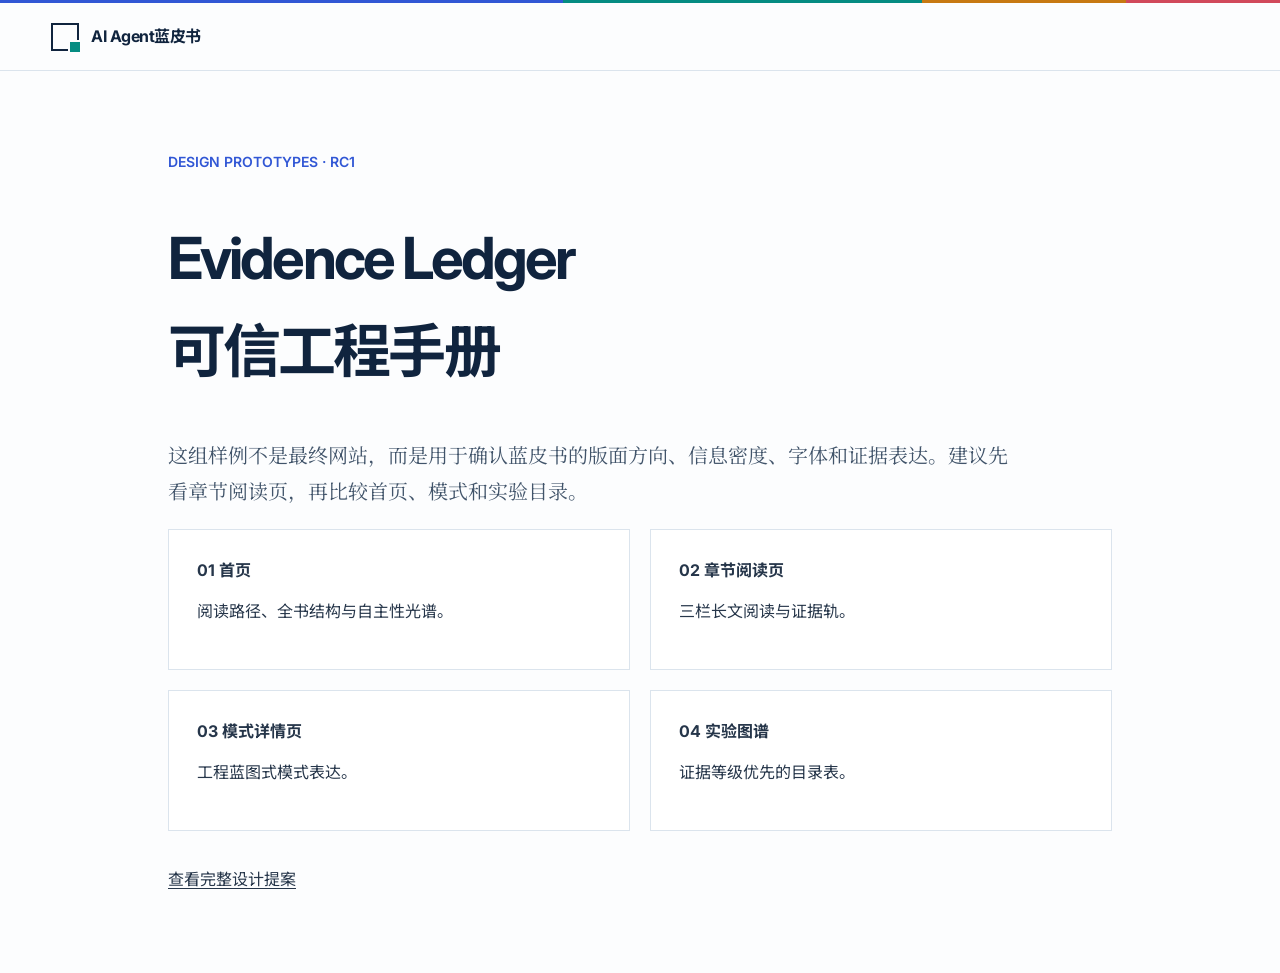
<file: bluebook/design-prototypes/index.html>
<!doctype html><html lang="zh-CN"><head><meta charset="utf-8"><meta name="viewport" content="width=device-width,initial-scale=1"><title>蓝皮书设计样例</title><link rel="stylesheet" href="styles.css"></head><body><div class="topline"></div><nav class="nav"><div class="brand"><span class="mark"></span>AI Agent蓝皮书</div></nav><main class="prototype-nav"><div class="kicker">DESIGN PROTOTYPES · RC1</div><h1>Evidence Ledger<br>可信工程手册</h1><p class="lede">这组样例不是最终网站，而是用于确认蓝皮书的版面方向、信息密度、字体和证据表达。建议先看章节阅读页，再比较首页、模式和实验目录。</p><div class="prototype-list"><a href="home.html"><b>01 首页</b><p>阅读路径、全书结构与自主性光谱。</p></a><a href="chapter.html"><b>02 章节阅读页</b><p>三栏长文阅读与证据轨。</p></a><a href="pattern.html"><b>03 模式详情页</b><p>工程蓝图式模式表达。</p></a><a href="experiments.html"><b>04 实验图谱</b><p>证据等级优先的目录表。</p></a></div><p style="margin-top:36px"><a href="DESIGN_PLAN.md">查看完整设计提案</a></p></main></body></html>
</file>
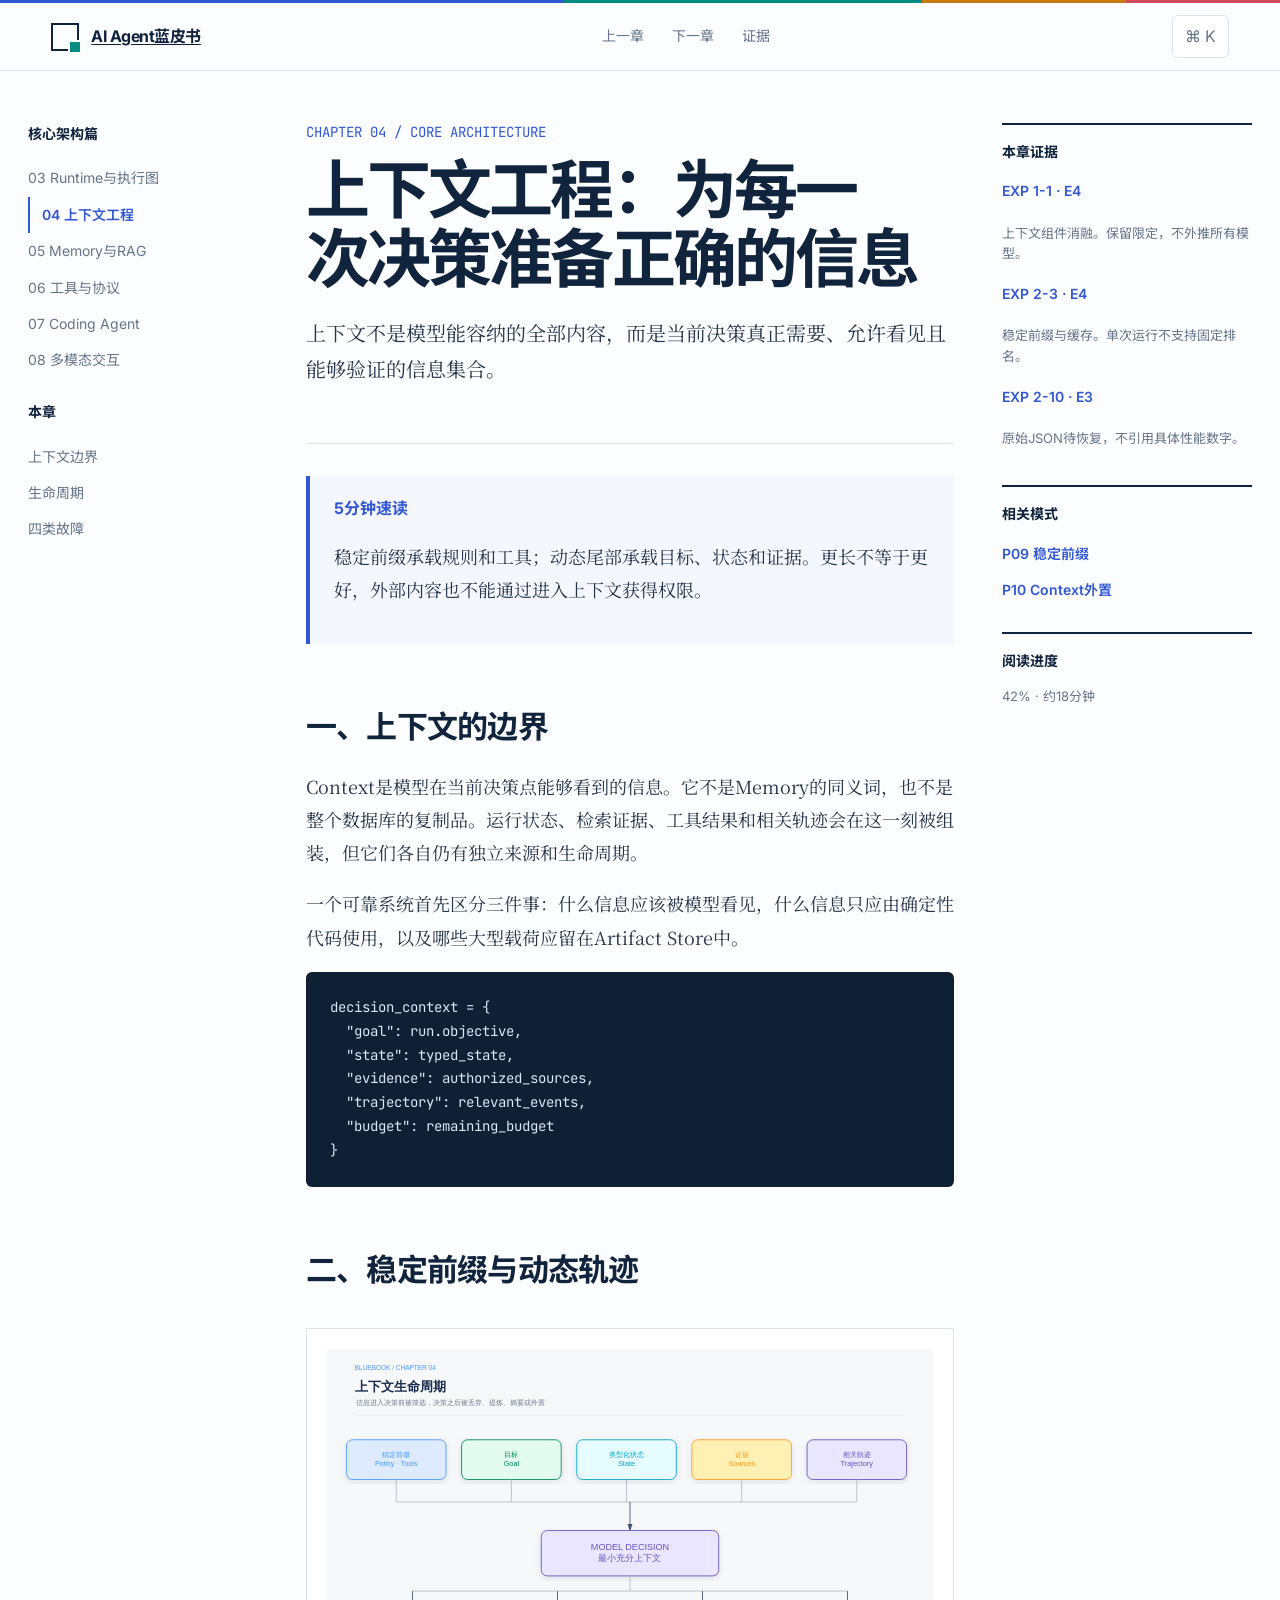
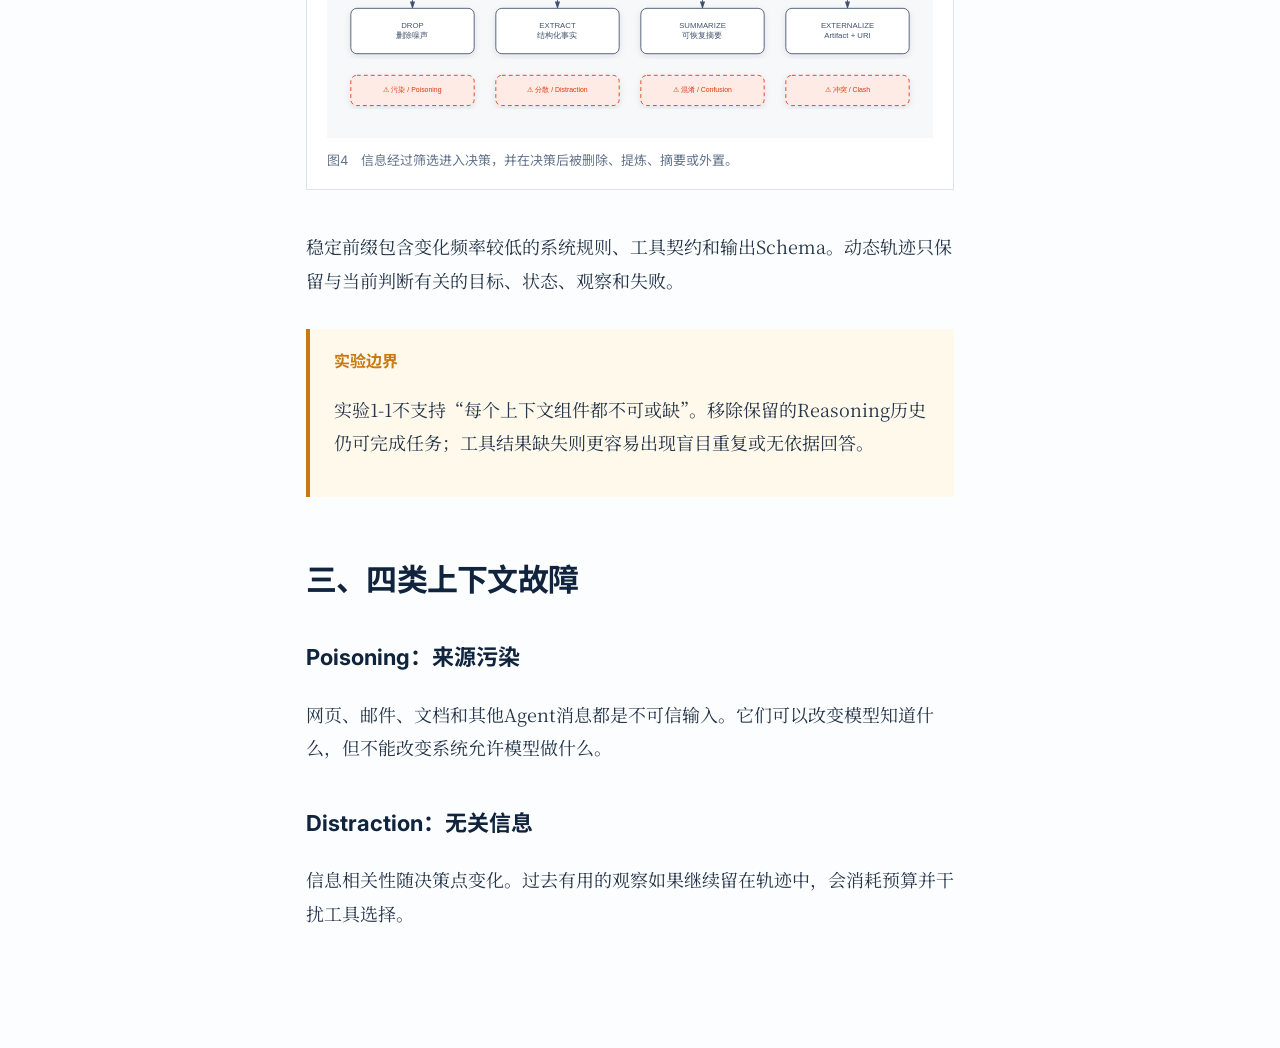
<file: bluebook/design-prototypes/chapter.html>
<!doctype html><html lang="zh-CN"><head><meta charset="utf-8"><meta name="viewport" content="width=device-width,initial-scale=1"><title>第4章 · 上下文工程</title><link rel="stylesheet" href="styles.css"></head><body><div class="topline"></div><nav class="nav"><a class="brand" href="home.html"><span class="mark"></span>AI Agent蓝皮书</a><div class="navlinks"><a href="#">上一章</a><a href="#">下一章</a><a href="experiments.html">证据</a></div><button class="search">⌘ K</button></nav><main class="page-grid"><aside class="side"><strong>核心架构篇</strong><a href="#">03 Runtime与执行图</a><a class="active" href="#">04 上下文工程</a><a href="#">05 Memory与RAG</a><a href="#">06 工具与协议</a><a href="#">07 Coding Agent</a><a href="#">08 多模态交互</a><br><strong>本章</strong><a href="#boundary">上下文边界</a><a href="#lifecycle">生命周期</a><a href="#failure">四类故障</a></aside><article class="article"><header><div class="chapter-no">CHAPTER 04 / CORE ARCHITECTURE</div><h1>上下文工程：为每一次决策准备正确的信息</h1><p class="intro">上下文不是模型能容纳的全部内容，而是当前决策真正需要、允许看见且能够验证的信息集合。</p></header><div class="callout"><strong>5分钟速读</strong><p>稳定前缀承载规则和工具；动态尾部承载目标、状态和证据。更长不等于更好，外部内容也不能通过进入上下文获得权限。</p></div><h2 id="boundary">一、上下文的边界</h2><p>Context是模型在当前决策点能够看到的信息。它不是Memory的同义词，也不是整个数据库的复制品。运行状态、检索证据、工具结果和相关轨迹会在这一刻被组装，但它们各自仍有独立来源和生命周期。</p><p>一个可靠系统首先区分三件事：什么信息应该被模型看见，什么信息只应由确定性代码使用，以及哪些大型载荷应留在Artifact Store中。</p><pre class="code">decision_context = {
  "goal": run.objective,
  "state": typed_state,
  "evidence": authorized_sources,
  "trajectory": relevant_events,
  "budget": remaining_budget
}</pre><h2 id="lifecycle">二、稳定前缀与动态轨迹</h2><div class="figure"><img src="../images/architecture/fig04-context-lifecycle.svg" alt="上下文生命周期"><div class="caption">图4　信息经过筛选进入决策，并在决策后被删除、提炼、摘要或外置。</div></div><p>稳定前缀包含变化频率较低的系统规则、工具契约和输出Schema。动态轨迹只保留与当前判断有关的目标、状态、观察和失败。</p><div class="callout" style="border-color:var(--amber);background:#fff9ec"><strong style="color:var(--amber)">实验边界</strong><p>实验1-1不支持“每个上下文组件都不可或缺”。移除保留的Reasoning历史仍可完成任务；工具结果缺失则更容易出现盲目重复或无依据回答。</p></div><h2 id="failure">三、四类上下文故障</h2><h3>Poisoning：来源污染</h3><p>网页、邮件、文档和其他Agent消息都是不可信输入。它们可以改变模型知道什么，但不能改变系统允许模型做什么。</p><h3>Distraction：无关信息</h3><p>信息相关性随决策点变化。过去有用的观察如果继续留在轨迹中，会消耗预算并干扰工具选择。</p></article><aside class="side evidence-rail"><div class="rail-block"><h4>本章证据</h4><a class="rail-link" href="#">EXP 1-1 · E4</a><p>上下文组件消融。保留限定，不外推所有模型。</p><a class="rail-link" href="#">EXP 2-3 · E4</a><p>稳定前缀与缓存。单次运行不支持固定排名。</p><a class="rail-link" href="#">EXP 2-10 · E3</a><p>原始JSON待恢复，不引用具体性能数字。</p></div><div class="rail-block"><h4>相关模式</h4><a class="rail-link" href="pattern.html">P09 稳定前缀</a><a class="rail-link" href="#">P10 Context外置</a></div><div class="rail-block"><h4>阅读进度</h4><p>42% · 约18分钟</p></div></aside></main></body></html>
</file>
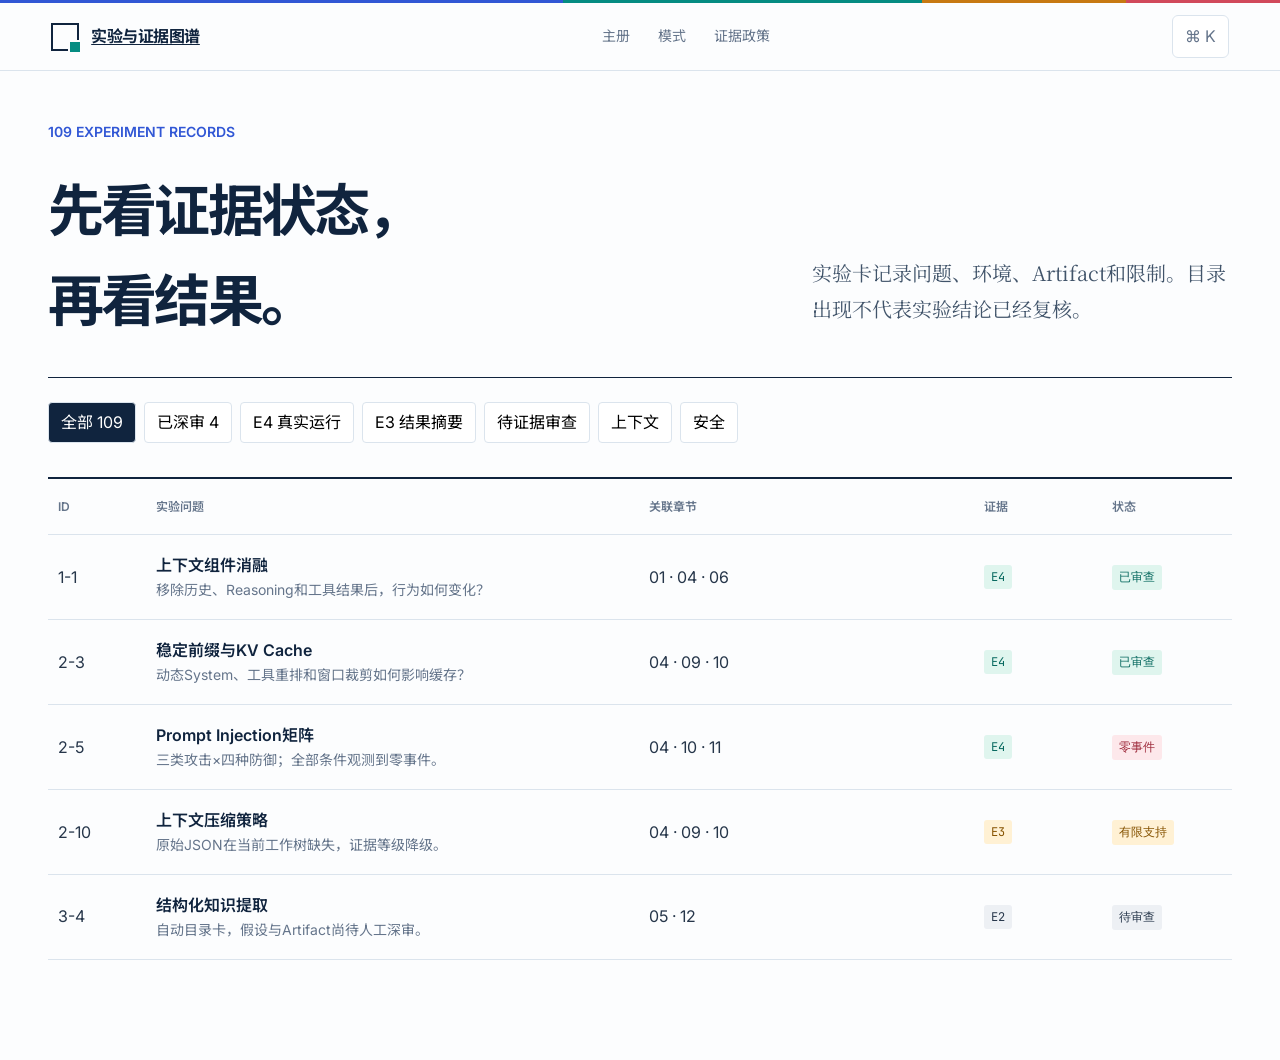
<file: bluebook/design-prototypes/experiments.html>
<!doctype html><html lang="zh-CN"><head><meta charset="utf-8"><meta name="viewport" content="width=device-width,initial-scale=1"><title>实验与证据图谱</title><link rel="stylesheet" href="styles.css"></head><body><div class="topline"></div><nav class="nav"><a class="brand" href="home.html"><span class="mark"></span>实验与证据图谱</a><div class="navlinks"><a href="chapter.html">主册</a><a href="pattern.html">模式</a><a href="#">证据政策</a></div><button class="search">⌘ K</button></nav><main class="catalog"><header class="catalog-head"><div><div class="kicker">109 EXPERIMENT RECORDS</div><h1>先看证据状态，<br>再看结果。</h1></div><p class="lede" style="max-width:420px">实验卡记录问题、环境、Artifact和限制。目录出现不代表实验结论已经复核。</p></header><div class="filters"><button class="filter active">全部 109</button><button class="filter">已深审 4</button><button class="filter">E4 真实运行</button><button class="filter">E3 结果摘要</button><button class="filter">待证据审查</button><button class="filter">上下文</button><button class="filter">安全</button></div><section class="table"><div class="tr head"><span>ID</span><span>实验问题</span><span>关联章节</span><span>证据</span><span>状态</span></div><div class="tr"><span>1-1</span><div><span class="exp-title">上下文组件消融</span><div class="muted">移除历史、Reasoning和工具结果后，行为如何变化？</div></div><span>01 · 04 · 06</span><span class="badge e4">E4</span><span class="badge e4">已审查</span></div><div class="tr"><span>2-3</span><div><span class="exp-title">稳定前缀与KV Cache</span><div class="muted">动态System、工具重排和窗口裁剪如何影响缓存？</div></div><span>04 · 09 · 10</span><span class="badge e4">E4</span><span class="badge e4">已审查</span></div><div class="tr"><span>2-5</span><div><span class="exp-title">Prompt Injection矩阵</span><div class="muted">三类攻击×四种防御；全部条件观测到零事件。</div></div><span>04 · 10 · 11</span><span class="badge e4">E4</span><span class="badge risk">零事件</span></div><div class="tr"><span>2-10</span><div><span class="exp-title">上下文压缩策略</span><div class="muted">原始JSON在当前工作树缺失，证据等级降级。</div></div><span>04 · 09 · 10</span><span class="badge e3">E3</span><span class="badge e3">有限支持</span></div><div class="tr"><span>3-4</span><div><span class="exp-title">结构化知识提取</span><div class="muted">自动目录卡，假设与Artifact尚待人工深审。</div></div><span>05 · 12</span><span class="badge" style="background:#edf0f4">E2</span><span class="badge" style="background:#edf0f4">待审查</span></div></section></main></body></html>
</file>
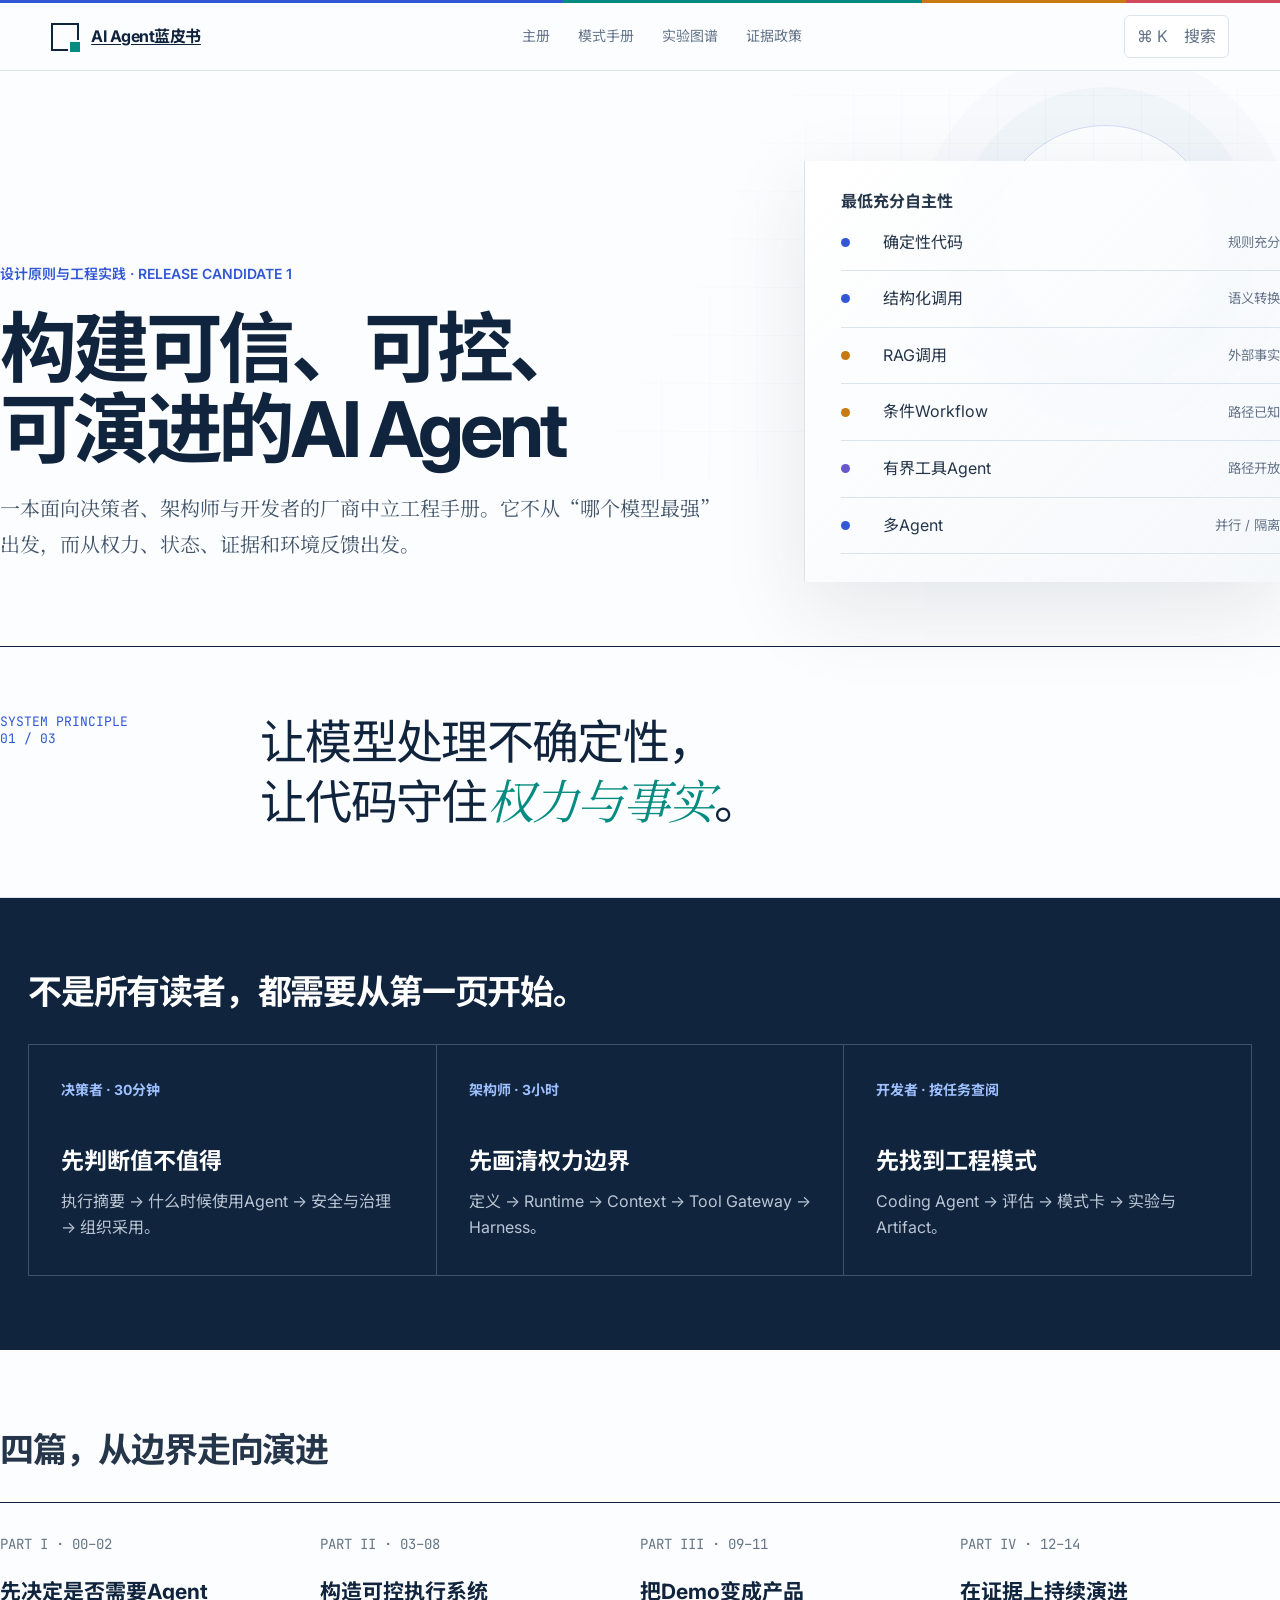
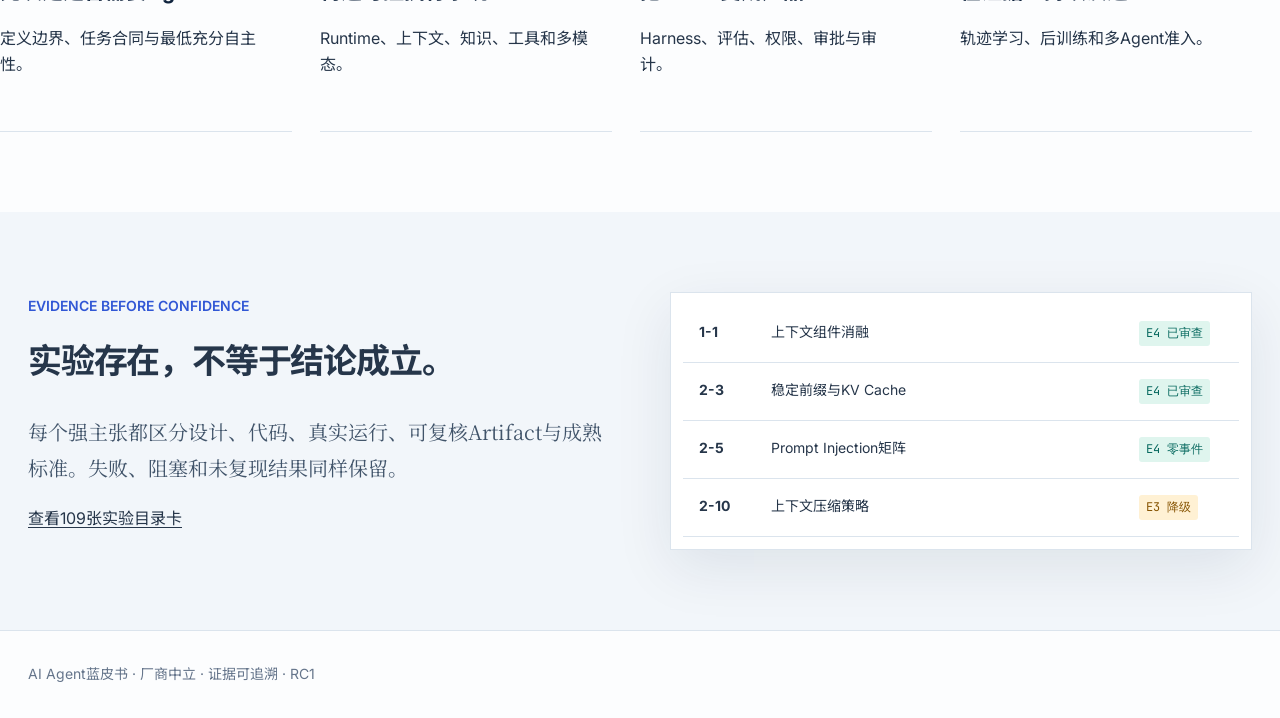
<file: bluebook/design-prototypes/home.html>
<!doctype html><html lang="zh-CN"><head><meta charset="utf-8"><meta name="viewport" content="width=device-width,initial-scale=1"><title>AI Agent蓝皮书</title><link rel="stylesheet" href="styles.css"></head><body><div class="topline"></div><nav class="nav"><a class="brand" href="index.html"><span class="mark"></span>AI Agent蓝皮书</a><div class="navlinks"><a href="#parts">主册</a><a href="pattern.html">模式手册</a><a href="experiments.html">实验图谱</a><a href="#evidence">证据政策</a></div><button class="search">⌘ K　搜索</button></nav><main><section class="wrap hero"><div><div class="kicker">设计原则与工程实践 · RELEASE CANDIDATE 1</div><h1>构建可信、可控、可演进的AI Agent</h1><p class="lede">一本面向决策者、架构师与开发者的厂商中立工程手册。它不从“哪个模型最强”出发，而从权力、状态、证据和环境反馈出发。</p></div><div class="spectrum"><strong>最低充分自主性</strong><div class="spectrum-row"><span class="dot"></span><span>确定性代码</span><small>规则充分</small></div><div class="spectrum-row"><span class="dot"></span><span>结构化调用</span><small>语义转换</small></div><div class="spectrum-row"><span class="dot"></span><span>RAG调用</span><small>外部事实</small></div><div class="spectrum-row"><span class="dot"></span><span>条件Workflow</span><small>路径已知</small></div><div class="spectrum-row"><span class="dot"></span><span>有界工具Agent</span><small>路径开放</small></div><div class="spectrum-row"><span class="dot"></span><span>多Agent</span><small>并行 / 隔离</small></div></div></section><section class="wrap manifesto"><div class="signal">SYSTEM PRINCIPLE<br>01 / 03</div><blockquote>让模型处理不确定性，<br>让代码守住<em>权力与事实</em>。</blockquote></section><section class="band"><div class="wrap"><h2>不是所有读者，都需要从第一页开始。</h2><div class="paths"><div class="path"><b>决策者 · 30分钟</b><h3>先判断值不值得</h3><p>执行摘要 → 什么时候使用Agent → 安全与治理 → 组织采用。</p></div><div class="path"><b>架构师 · 3小时</b><h3>先画清权力边界</h3><p>定义 → Runtime → Context → Tool Gateway → Harness。</p></div><div class="path"><b>开发者 · 按任务查阅</b><h3>先找到工程模式</h3><p>Coding Agent → 评估 → 模式卡 → 实验与Artifact。</p></div></div></div></section><section class="wrap section" id="parts"><h2>四篇，从边界走向演进</h2><div class="parts"><div class="part"><span class="num">PART I · 00–02</span><h3>先决定是否需要Agent</h3><p>定义边界、任务合同与最低充分自主性。</p></div><div class="part"><span class="num">PART II · 03–08</span><h3>构造可控执行系统</h3><p>Runtime、上下文、知识、工具和多模态。</p></div><div class="part"><span class="num">PART III · 09–11</span><h3>把Demo变成产品</h3><p>Harness、评估、权限、审批与审计。</p></div><div class="part"><span class="num">PART IV · 12–14</span><h3>在证据上持续演进</h3><p>轨迹学习、后训练和多Agent准入。</p></div></div></section><section class="section" style="background:var(--mist)" id="evidence"><div class="wrap evidence"><div><div class="kicker">EVIDENCE BEFORE CONFIDENCE</div><h2>实验存在，不等于结论成立。</h2><p class="lede">每个强主张都区分设计、代码、真实运行、可复核Artifact与成熟标准。失败、阻塞和未复现结果同样保留。</p><p><a href="experiments.html">查看109张实验目录卡</a></p></div><div class="ledger"><div class="ledger-row"><b>1-1</b><span>上下文组件消融</span><span class="badge e4">E4 已审查</span></div><div class="ledger-row"><b>2-3</b><span>稳定前缀与KV Cache</span><span class="badge e4">E4 已审查</span></div><div class="ledger-row"><b>2-5</b><span>Prompt Injection矩阵</span><span class="badge e4">E4 零事件</span></div><div class="ledger-row"><b>2-10</b><span>上下文压缩策略</span><span class="badge e3">E3 降级</span></div></div></div></section></main><footer class="footer"><div class="wrap">AI Agent蓝皮书 · 厂商中立 · 证据可追溯 · RC1</div></footer></body></html>
</file>
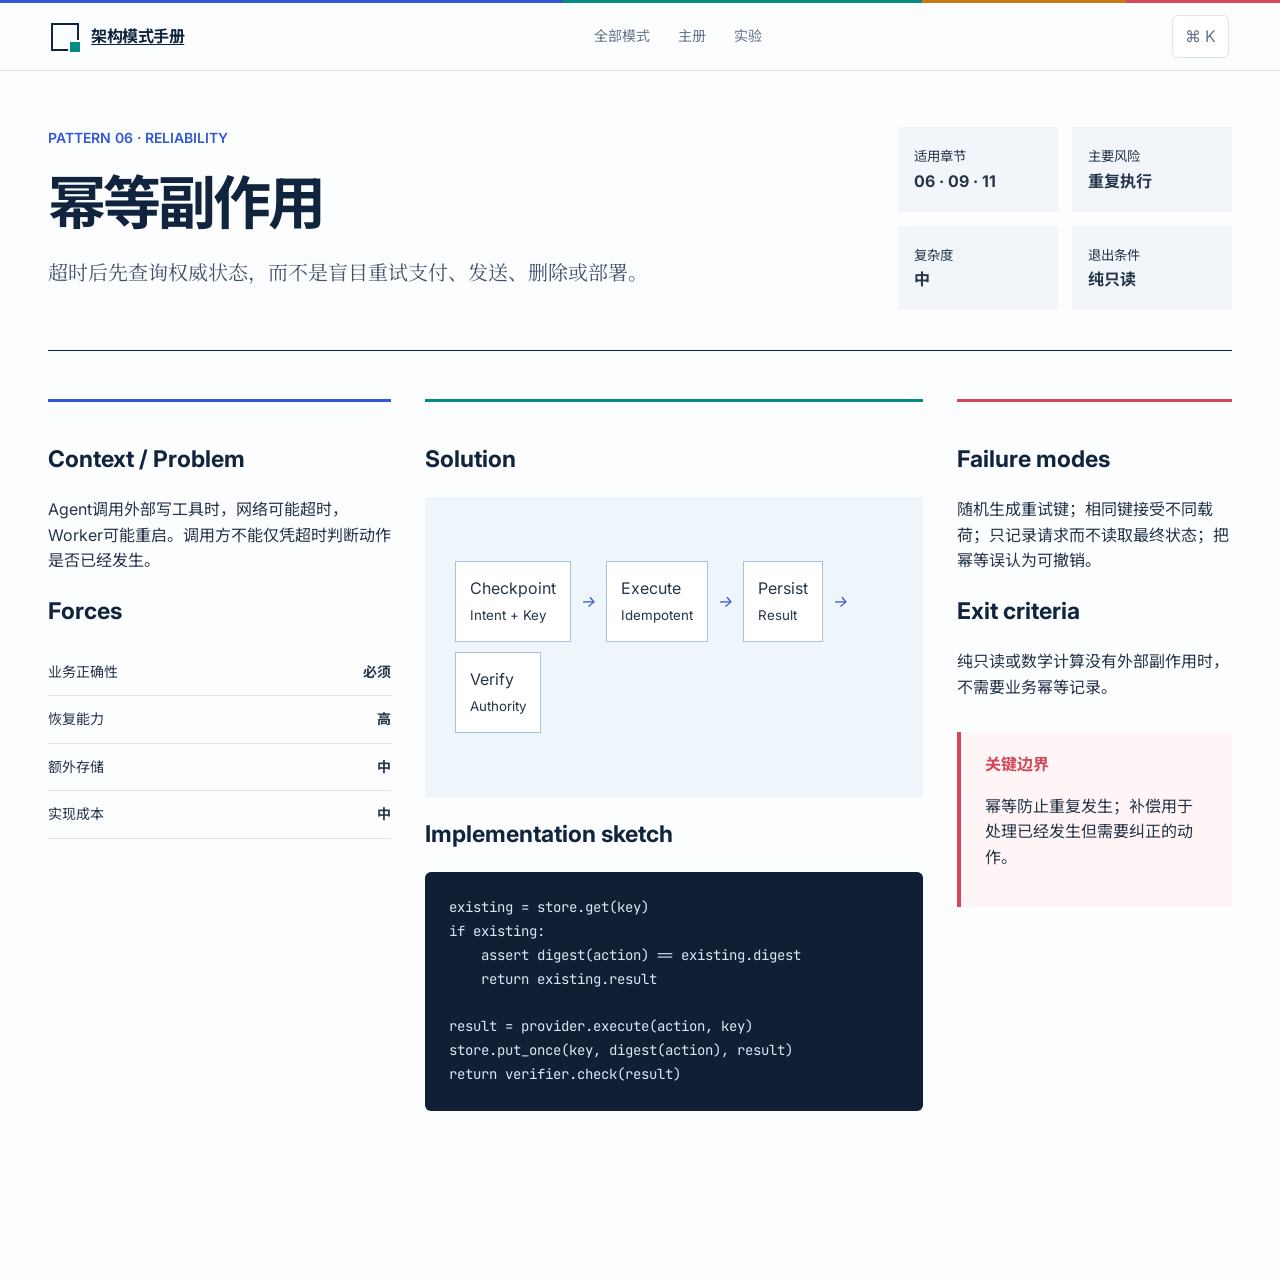
<file: bluebook/design-prototypes/pattern.html>
<!doctype html><html lang="zh-CN"><head><meta charset="utf-8"><meta name="viewport" content="width=device-width,initial-scale=1"><title>P06 · 幂等副作用</title><link rel="stylesheet" href="styles.css"></head><body><div class="topline"></div><nav class="nav"><a class="brand" href="home.html"><span class="mark"></span>架构模式手册</a><div class="navlinks"><a href="#">全部模式</a><a href="chapter.html">主册</a><a href="experiments.html">实验</a></div><button class="search">⌘ K</button></nav><main class="blueprint"><header class="blueprint-head"><div><div class="kicker">PATTERN 06 · RELIABILITY</div><h1>幂等副作用</h1><p class="lede">超时后先查询权威状态，而不是盲目重试支付、发送、删除或部署。</p></div><div class="meta"><div><small>适用章节</small><br><b>06 · 09 · 11</b></div><div><small>主要风险</small><br><b>重复执行</b></div><div><small>复杂度</small><br><b>中</b></div><div><small>退出条件</small><br><b>纯只读</b></div></div></header><section class="pattern-grid"><div class="panel"><h2>Context / Problem</h2><p>Agent调用外部写工具时，网络可能超时，Worker可能重启。调用方不能仅凭超时判断动作是否已经发生。</p><h2>Forces</h2><div class="force"><span>业务正确性</span><b>必须</b></div><div class="force"><span>恢复能力</span><b>高</b></div><div class="force"><span>额外存储</span><b>中</b></div><div class="force"><span>实现成本</span><b>中</b></div></div><div class="panel solution"><h2>Solution</h2><div class="diagram"><div class="flow"><span>Checkpoint<br><small>Intent + Key</small></span><i>→</i><span>Execute<br><small>Idempotent</small></span><i>→</i><span>Persist<br><small>Result</small></span><i>→</i><span>Verify<br><small>Authority</small></span></div></div><h2>Implementation sketch</h2><pre class="code">existing = store.get(key)
if existing:
    assert digest(action) == existing.digest
    return existing.result

result = provider.execute(action, key)
store.put_once(key, digest(action), result)
return verifier.check(result)</pre></div><div class="panel exit"><h2>Failure modes</h2><p>随机生成重试键；相同键接受不同载荷；只记录请求而不读取最终状态；把幂等误认为可撤销。</p><h2>Exit criteria</h2><p>纯只读或数学计算没有外部副作用时，不需要业务幂等记录。</p><div class="callout" style="border-color:var(--coral);background:#fff5f6"><strong style="color:var(--coral)">关键边界</strong><p>幂等防止重复发生；补偿用于处理已经发生但需要纠正的动作。</p></div></div></section></main></body></html>
</file>
<file: bluebook/design-prototypes/styles.css>
@import url('https://fonts.googleapis.com/css2?family=Inter:wght@400;500;600;650;700&family=JetBrains+Mono:wght@400;500&family=Noto+Sans+SC:wght@400;500;600;700&family=Noto+Serif+SC:wght@400;500;600;700&display=swap');
:root{--ink:#10243e;--text:#26364a;--muted:#65758b;--paper:#fcfdfe;--mist:#f2f6fa;--line:#dbe4ed;--blue:#3157d5;--teal:#058c82;--amber:#c77912;--coral:#d1495b;--violet:#6857c8;--sans:Inter,"Noto Sans SC",system-ui,sans-serif;--serif:"Noto Serif SC",serif;--mono:"JetBrains Mono",monospace;--shadow:0 18px 55px rgba(16,36,62,.09)}*{box-sizing:border-box}html{scroll-behavior:smooth}body{margin:0;background:var(--paper);color:var(--text);font-family:var(--sans);font-size:16px;line-height:1.6;-webkit-font-smoothing:antialiased}a{color:inherit;text-decoration-thickness:from-font;text-underline-position:from-font}button{font:inherit}.topline{height:3px;background:linear-gradient(90deg,var(--blue) 0 44%,var(--teal) 44% 72%,var(--amber) 72% 88%,var(--coral) 88%)}.nav{height:68px;border-bottom:1px solid var(--line);display:flex;align-items:center;justify-content:space-between;padding:0 4vw;background:rgba(252,253,254,.94);backdrop-filter:blur(14px);position:sticky;top:0;z-index:20}.brand{font-weight:700;letter-spacing:-.03em;color:var(--ink);display:flex;gap:12px;align-items:center}.mark{width:28px;height:28px;border:2px solid var(--ink);position:relative}.mark:after{content:"";position:absolute;width:10px;height:10px;right:-5px;bottom:-5px;background:var(--teal);border:2px solid var(--paper)}.navlinks{display:flex;gap:28px;color:var(--muted);font-size:14px}.navlinks a{text-decoration:none}.navlinks a:hover{color:var(--blue)}.search{border:1px solid var(--line);background:white;border-radius:6px;padding:8px 12px;color:var(--muted)}.wrap{max-width:1320px;margin:auto;padding:0 28px}.hero{padding:90px 0 64px;display:grid;grid-template-columns:minmax(0,1.2fr) minmax(340px,.8fr);gap:90px;align-items:end;position:relative}.hero:before{content:"";position:absolute;inset:18px -7vw auto 48%;height:390px;background:repeating-linear-gradient(90deg,transparent 0 47px,rgba(49,87,213,.07) 48px),repeating-linear-gradient(0deg,transparent 0 47px,rgba(5,140,130,.06) 48px);mask-image:linear-gradient(120deg,transparent 5%,#000 48%,transparent 92%);pointer-events:none}.hero:after{content:"";position:absolute;width:220px;height:220px;border:1px solid rgba(49,87,213,.2);border-radius:50%;right:5%;top:54px;box-shadow:0 0 0 38px rgba(5,140,130,.035),0 0 0 76px rgba(104,87,200,.025);pointer-events:none}.hero>*,.nav>*{position:relative;z-index:1}.kicker{color:var(--blue);font-size:14px;font-weight:600;margin-bottom:24px}.hero h1{font-size:clamp(48px,6vw,78px);line-height:1.05;letter-spacing:-.055em;color:var(--ink);margin:0;max-width:820px;text-wrap:balance}.lede{font-family:var(--serif);font-size:20px;line-height:1.8;max-width:42em;color:#41546a}.spectrum{border-left:1px solid var(--line);padding:28px 0 28px 36px;background:linear-gradient(135deg,rgba(255,255,255,.92),rgba(242,246,250,.76));box-shadow:0 28px 80px rgba(16,36,62,.10);backdrop-filter:blur(8px)}.spectrum-row{display:grid;grid-template-columns:28px 1fr auto;gap:14px;padding:15px 0;border-bottom:1px solid var(--line);align-items:center}.dot{width:9px;height:9px;border-radius:50%;background:var(--blue)}.spectrum-row:nth-child(4) .dot,.spectrum-row:nth-child(5) .dot{background:var(--amber)}.spectrum-row:nth-child(6) .dot{background:var(--violet)}.spectrum small{color:var(--muted)}.band{background:var(--ink);color:white;padding:74px 0}.band h2,.section h2{font-size:34px;line-height:1.18;letter-spacing:-.035em;margin:0 0 32px}.paths{display:grid;grid-template-columns:repeat(3,1fr);gap:1px;background:#40516a;border:1px solid #40516a}.path{background:var(--ink);padding:32px;min-height:230px}.path b{color:#9ec0ff;font-size:14px}.path h3{font-size:23px;margin:40px 0 10px}.path p{color:#b9c5d2;margin:0}.section{padding:80px 0}.manifesto{display:grid;grid-template-columns:180px 1fr;gap:80px;padding:66px 0;border-top:1px solid var(--ink);border-bottom:1px solid var(--line)}.manifesto .signal{font:13px var(--mono);color:var(--blue)}.manifesto blockquote{font-size:clamp(28px,4vw,47px);line-height:1.22;letter-spacing:-.035em;color:var(--ink);margin:0;text-wrap:balance}.manifesto em{font-family:var(--serif);font-weight:400;color:var(--teal)}.parts{display:grid;grid-template-columns:repeat(4,1fr);border-top:1px solid var(--ink)}.part{padding:28px 24px 38px 0;border-bottom:1px solid var(--line);margin-right:28px}.part .num{font:14px var(--mono);color:var(--muted)}.part h3{color:var(--ink);font-size:21px;line-height:1.3}.evidence{display:grid;grid-template-columns:1fr 1fr;gap:60px;align-items:center}.ledger{background:white;border:1px solid var(--line);box-shadow:var(--shadow);padding:12px}.ledger-row{display:grid;grid-template-columns:72px 1fr 84px;padding:16px;border-bottom:1px solid var(--line);font-size:14px}.badge{font:12px var(--mono);padding:4px 7px;border-radius:3px;width:max-content}.e4{background:#dff5ee;color:#07695f}.e3{background:#fff1d4;color:#865300}.risk{background:#fde8eb;color:#9c2738}.footer{border-top:1px solid var(--line);padding:32px 0;color:var(--muted);font-size:14px}.page-grid{display:grid;grid-template-columns:230px minmax(0,760px) 250px;gap:48px;max-width:1380px;margin:auto;padding:52px 28px 100px}.side{font-size:14px;color:var(--muted);position:sticky;top:100px;align-self:start;max-height:calc(100vh - 130px);overflow:auto}.side strong{display:block;color:var(--ink);margin-bottom:15px}.side a{display:block;text-decoration:none;padding:7px 0}.side .active{color:var(--blue);font-weight:600;border-left:2px solid var(--blue);padding-left:12px}.article header{border-bottom:1px solid var(--line);padding-bottom:36px}.chapter-no{font:14px var(--mono);color:var(--blue)}.article h1{font-size:clamp(42px,5vw,64px);line-height:1.08;letter-spacing:-.045em;color:var(--ink);margin:14px 0 22px;text-wrap:balance}.article .intro{font-family:var(--serif);font-size:20px;line-height:1.8}.article h2{color:var(--ink);font-size:31px;line-height:1.2;letter-spacing:-.025em;margin:64px 0 24px}.article h3{color:var(--ink);font-size:22px;margin-top:42px}.article p,.article li{font-family:var(--serif);font-size:18px;line-height:1.85}.article code{font-family:var(--mono);font-size:.86em;background:var(--mist);padding:2px 5px}.callout{margin:32px 0;border-left:4px solid var(--blue);padding:20px 24px;background:#f5f7ff}.callout strong{font-family:var(--sans);color:var(--blue)}.code{background:#0f2035;color:#d9e7f5;padding:24px;border-radius:6px;overflow:auto;font:14px/1.7 var(--mono)}.figure{margin:40px 0;background:white;border:1px solid var(--line);padding:20px}.figure img{width:100%;display:block}.caption{font:13px var(--sans);color:var(--muted);margin-top:12px}.rail-block{border-top:2px solid var(--ink);padding:16px 0 24px}.rail-block h4{margin:0 0 10px;color:var(--ink)}.rail-block p{font-size:13px;line-height:1.55}.rail-link{color:var(--blue);font-weight:600;text-decoration:none}.blueprint{max-width:1240px;margin:56px auto;padding:0 28px 100px}.blueprint-head{display:grid;grid-template-columns:1.4fr .6fr;gap:70px;border-bottom:1px solid var(--ink);padding-bottom:40px}.blueprint h1{font-size:58px;letter-spacing:-.05em;line-height:1.05;color:var(--ink);margin:12px 0}.meta{display:grid;grid-template-columns:1fr 1fr;gap:14px}.meta div{background:var(--mist);padding:16px}.pattern-grid{display:grid;grid-template-columns:1fr 1.45fr .8fr;gap:34px;padding-top:48px}.panel{border-top:3px solid var(--blue);padding-top:20px}.panel.solution{border-color:var(--teal)}.panel.exit{border-color:var(--coral)}.panel h2{font-size:23px;color:var(--ink)}.diagram{background:#eef5fb;min-height:300px;padding:30px;display:grid;place-items:center}.flow{display:flex;align-items:center;gap:10px;flex-wrap:wrap}.flow span{background:white;border:1px solid #aac2d9;padding:14px}.flow i{color:var(--blue)}.force{display:flex;justify-content:space-between;border-bottom:1px solid var(--line);padding:12px 0;font-size:14px}.catalog{max-width:1240px;margin:50px auto 100px;padding:0 28px}.catalog-head{display:flex;justify-content:space-between;align-items:end;border-bottom:1px solid var(--ink);padding-bottom:30px}.catalog h1{font-size:56px;letter-spacing:-.05em;color:var(--ink);margin:0}.filters{display:flex;gap:8px;flex-wrap:wrap;margin:24px 0 34px}.filter{border:1px solid var(--line);padding:7px 12px;background:white;border-radius:4px}.filter.active{background:var(--ink);color:white}.table{border-top:2px solid var(--ink)}.tr{display:grid;grid-template-columns:80px 1.5fr 1fr 110px 110px;gap:18px;padding:18px 10px;border-bottom:1px solid var(--line);align-items:center}.tr.head{font-size:12px;color:var(--muted);font-weight:600}.tr:not(.head):hover{background:var(--mist)}.exp-title{color:var(--ink);font-weight:600}.muted{color:var(--muted);font-size:14px}.prototype-nav{max-width:1000px;margin:80px auto;padding:0 28px}.prototype-nav h1{font-size:58px;letter-spacing:-.05em;color:var(--ink)}.prototype-list{display:grid;grid-template-columns:1fr 1fr;gap:20px}.prototype-list a{border:1px solid var(--line);padding:28px;text-decoration:none;background:white}.prototype-list a:hover{border-color:var(--blue);box-shadow:var(--shadow)}@media(max-width:1050px){.hero,.evidence,.blueprint-head{grid-template-columns:1fr}.manifesto{grid-template-columns:1fr;gap:20px}.spectrum{border-left:0;padding-left:0}.page-grid{grid-template-columns:190px minmax(0,1fr)}.evidence-rail{display:none}.pattern-grid{grid-template-columns:1fr 1fr}.panel.exit{grid-column:1/-1}.parts{grid-template-columns:1fr 1fr}}@media(max-width:760px){.navlinks{display:none}.hero{padding-top:55px}.hero h1,.catalog h1,.blueprint h1,.prototype-nav h1{font-size:42px}.paths,.parts,.prototype-list,.pattern-grid{grid-template-columns:1fr}.page-grid{display:block;padding-top:30px}.side{display:none}.article p,.article li{font-size:17px}.tr{grid-template-columns:65px 1fr 80px}.tr>*:nth-child(3),.tr>*:nth-child(5){display:none}.catalog-head{display:block}.part{margin-right:0}.panel.exit{grid-column:auto}}
</file>
